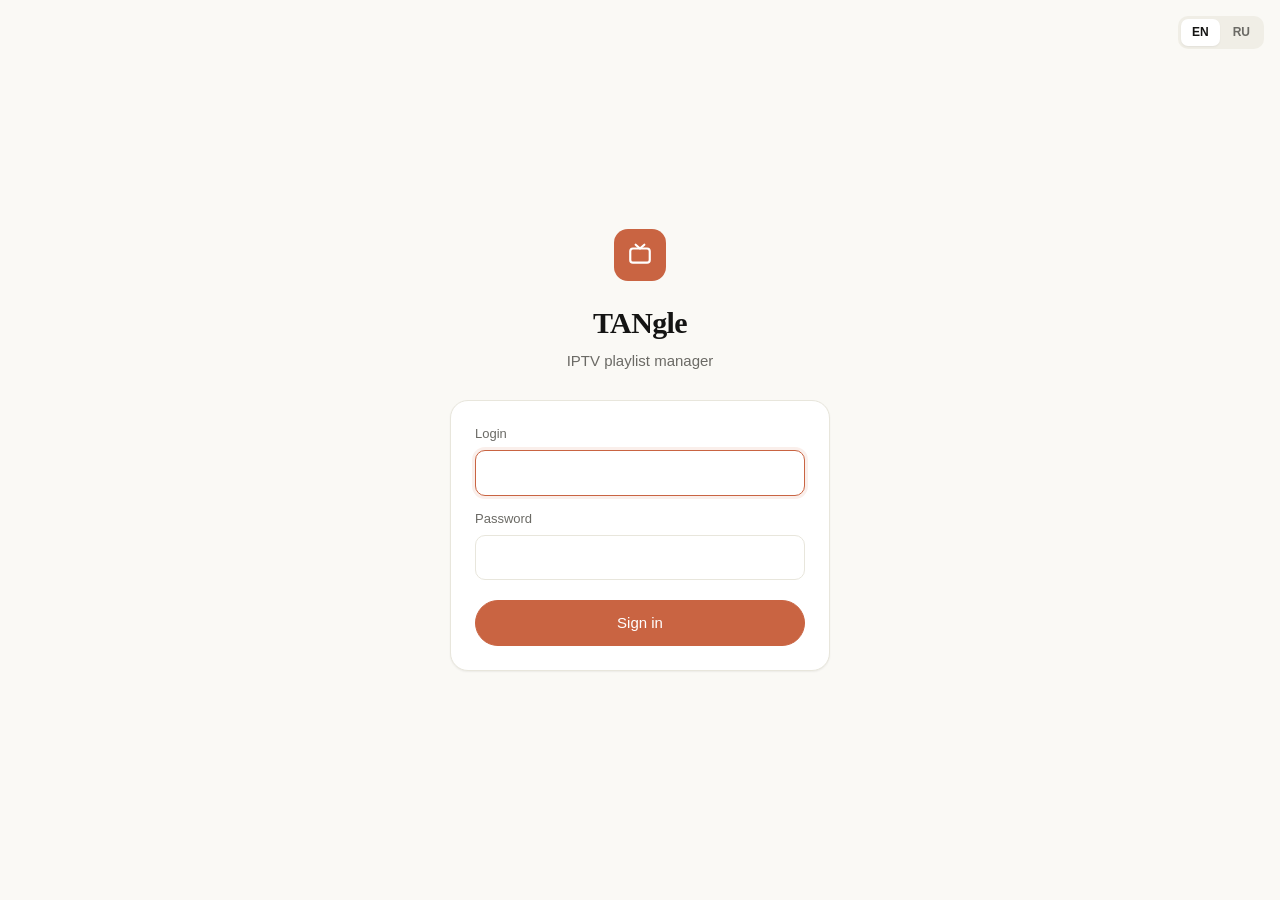
<file: static/login.html>
<!DOCTYPE html>
<html lang="ru" data-theme="auto">
<head>
    <meta charset="UTF-8">
    <meta name="viewport" content="width=device-width, initial-scale=1.0">
    <title>TANgle — Вход</title>
    <script>try{document.documentElement.setAttribute('data-theme',localStorage.getItem('theme')||'auto')}catch(e){}</script>
    <link rel="stylesheet" href="/static/theme.css">
    <style>
        body{display:flex;align-items:center;justify-content:center;padding:24px 16px}
        .login{width:380px;max-width:100%;text-align:center}
        .mark{width:52px;height:52px;border-radius:14px;background:var(--accent);color:var(--on-accent);display:grid;place-items:center;margin:0 auto 20px}
        h1{font-family:var(--font-display);font-size:30px;font-weight:600;letter-spacing:-.02em}
        .sub{color:var(--text-2);font-size:15px;margin:6px 0 28px}
        .box{background:var(--surface);border:1px solid var(--line);border-radius:var(--r-xl);padding:24px;text-align:left;box-shadow:var(--shadow-sm)}
        .form-group{margin-bottom:14px}
        .form-group label{display:block;font-size:13px;color:var(--text-2);margin-bottom:6px}
        .form-group input{width:100%;padding:11px 14px;font-size:15px}
        .btn{width:100%;padding:11px;font-size:15px;margin-top:6px}
        .error{background:var(--accent-soft);color:var(--red);padding:10px 12px;border-radius:var(--r-md);margin-bottom:14px;font-size:14px;display:none}
        .lang-switch{position:fixed;top:16px;right:16px;display:flex;gap:2px;padding:3px;background:var(--fill);border-radius:10px}
        .lang-btn{background:transparent;border:0;color:var(--text-2);padding:5px 11px;border-radius:7px;cursor:pointer;font:inherit;font-size:12px;font-weight:600}
        .lang-btn.active{background:var(--surface);color:var(--text);box-shadow:var(--shadow-sm)}
    </style>
</head>
<body>
    <div class="lang-switch">
        <button class="lang-btn" data-lang="en" onclick="setLoginLang('en')">EN</button>
        <button class="lang-btn" data-lang="ru" onclick="setLoginLang('ru')">RU</button>
    </div>
    <main class="login">
        <div class="mark"><svg width="26" height="26" viewBox="0 0 24 24" fill="none" stroke="currentColor" stroke-width="2" stroke-linecap="round" stroke-linejoin="round"><rect x="3" y="6" width="18" height="13" rx="2.5"/><path d="M8 2.5l4 3.5 4-3.5"/></svg></div>
        <h1>TANgle</h1>
        <p class="sub" id="sub">IPTV Checker</p>
        <div class="box">
            <div class="error" id="error-msg"></div>
            <form onsubmit="doLogin(event)">
                <div class="form-group">
                    <label id="lbl-login" for="login">Login</label>
                    <input type="text" id="login" autocomplete="username" required autofocus>
                </div>
                <div class="form-group">
                    <label id="lbl-password" for="password">Password</label>
                    <input type="password" id="password" autocomplete="current-password" required>
                </div>
                <button type="submit" class="btn btn-primary" id="btn-submit">Sign in</button>
            </form>
        </div>
    </main>
    <script>
    const loginTranslations = {
        ru: { login: 'Логин', password: 'Пароль', submit: 'Войти', error: 'Неверный логин или пароль', sub: 'Управление IPTV-плейлистами' },
        en: { login: 'Login', password: 'Password', submit: 'Sign in', error: 'Invalid login or password', sub: 'IPTV playlist manager' }
    };
    function setLoginLang(lang) {
        try { localStorage.setItem('lang', lang); } catch (e) {}
        const tr = loginTranslations[lang];
        document.documentElement.lang = lang;
        document.getElementById('lbl-login').textContent = tr.login;
        document.getElementById('lbl-password').textContent = tr.password;
        document.getElementById('btn-submit').textContent = tr.submit;
        document.getElementById('error-msg').textContent = tr.error;
        document.getElementById('sub').textContent = tr.sub;
        document.querySelectorAll('.lang-btn').forEach(b => b.classList.toggle('active', b.dataset.lang === lang));
    }
    let savedLang = 'en';
    try { savedLang = localStorage.getItem('lang') || 'en'; } catch (e) {}
    setLoginLang(savedLang);
    async function doLogin(e) {
        e.preventDefault();
        const err = document.getElementById('error-msg');
        const btn = document.getElementById('btn-submit');
        err.style.display = 'none';
        btn.disabled = true;
        try {
            const res = await fetch('/api/login', {
                method: 'POST',
                headers: {'Content-Type': 'application/json'},
                body: JSON.stringify({
                    login: document.getElementById('login').value,
                    password: document.getElementById('password').value
                })
            });
            if (res.ok) { window.location.href = '/'; return; }
            err.style.display = 'block';
        } finally {
            btn.disabled = false;
        }
    }
    </script>
</body>
</html>
</file>
<file: static/theme.css>
/* TANgle — общие стили и темы (index + login) */
:root{
    --font:-apple-system,BlinkMacSystemFont,"SF Pro Text","Segoe UI",Inter,Roboto,"Helvetica Neue",Arial,sans-serif;
    --font-display:var(--font);
    --font-mono:ui-monospace,"SF Mono",Menlo,Consolas,monospace;
    --r-md:10px;--r-lg:14px;--r-xl:18px;
}

/* Светлая — Apple */
:root[data-theme="light"]{
    color-scheme:light;
    --bg:#f5f5f7;--surface:#ffffff;--bar:rgba(255,255,255,.72);
    --text:#1d1d1f;--text-2:#6e6e73;--text-3:#a1a1a6;
    --line:#e5e5ea;--line-soft:#f0f0f3;--fill:#ececf0;--hover:#f7f7f9;--input:#ffffff;
    --accent:#0071e3;--accent-hover:#0077ed;--accent-soft:rgba(0,113,227,.1);--on-accent:#fff;
    --green:#1f9d55;--amber:#c27c0e;--red:#d70015;
    --scrim:rgba(0,0,0,.25);
    --shadow-sm:0 1px 2px rgba(0,0,0,.06),0 1px 1px rgba(0,0,0,.04);
    --shadow-lg:0 12px 40px rgba(0,0,0,.12),0 2px 6px rgba(0,0,0,.05);
}
/* Тёмная — Apple */
:root[data-theme="dark"]{
    color-scheme:dark;
    --bg:#000000;--surface:#1c1c1e;--bar:rgba(22,22,23,.72);
    --text:#f5f5f7;--text-2:#a1a1a6;--text-3:#6e6e73;
    --line:#2c2c2e;--line-soft:#242426;--fill:#2c2c2e;--hover:#232325;--input:#1c1c1e;
    --accent:#0a84ff;--accent-hover:#409cff;--accent-soft:rgba(10,132,255,.16);--on-accent:#fff;
    --green:#30d158;--amber:#ffb340;--red:#ff453a;
    --scrim:rgba(0,0,0,.55);
    --shadow-sm:0 1px 2px rgba(0,0,0,.5);
    --shadow-lg:0 16px 48px rgba(0,0,0,.6);
}
/* Тёплая — Claude */
:root[data-theme="warm"],:root[data-theme="auto"]{
    color-scheme:light;
    --font-display:"Iowan Old Style","Palatino Linotype",Palatino,Georgia,"Times New Roman",serif;
    --bg:#faf9f5;--surface:#ffffff;--bar:rgba(250,249,245,.8);
    --text:#141413;--text-2:#6b6a65;--text-3:#a3a19a;
    --line:#e8e6dc;--line-soft:#f0eee6;--fill:#f0eee6;--hover:#faf9f5;--input:#ffffff;
    --accent:#c96442;--accent-hover:#b85a3b;--accent-soft:rgba(201,100,66,.1);--on-accent:#fff;
    --green:#3d8b5a;--amber:#b7791f;--red:#c0392b;
    --scrim:rgba(20,20,19,.25);
    --shadow-sm:0 1px 2px rgba(20,20,19,.06);
    --shadow-lg:0 12px 40px rgba(20,20,19,.12),0 2px 6px rgba(20,20,19,.05);
}
/* Тёплая тёмная — Claude */
:root[data-theme="warm-dark"]{
    color-scheme:dark;
    --font-display:"Iowan Old Style","Palatino Linotype",Palatino,Georgia,"Times New Roman",serif;
    --bg:#262624;--surface:#30302e;--bar:rgba(38,38,36,.8);
    --text:#f5f4ef;--text-2:#b4b2a7;--text-3:#7d7b73;
    --line:#3e3e3a;--line-soft:#373734;--fill:#3a3a37;--hover:#353532;--input:#262624;
    --accent:#d97757;--accent-hover:#e0866a;--accent-soft:rgba(217,119,87,.16);--on-accent:#fff;
    --green:#6cbf84;--amber:#e0a84c;--red:#e5674f;
    --scrim:rgba(0,0,0,.5);
    --shadow-sm:0 1px 2px rgba(0,0,0,.3);
    --shadow-lg:0 16px 48px rgba(0,0,0,.45);
}
/* Nord */
:root[data-theme="nord"]{
    color-scheme:dark;
    --bg:#2e3440;--surface:#3b4252;--bar:rgba(46,52,64,.82);
    --text:#eceff4;--text-2:#b9c0cf;--text-3:#7b88a1;
    --line:#4c566a;--line-soft:#434c5e;--fill:#434c5e;--hover:#414a5b;--input:#2e3440;
    --accent:#88c0d0;--accent-hover:#8fbcbb;--accent-soft:rgba(136,192,208,.16);--on-accent:#2e3440;
    --green:#a3be8c;--amber:#ebcb8b;--red:#bf616a;
    --scrim:rgba(0,0,0,.5);
    --shadow-sm:0 1px 2px rgba(0,0,0,.25);
    --shadow-lg:0 16px 48px rgba(0,0,0,.4);
}
/* Forest */
:root[data-theme="forest"]{
    color-scheme:dark;
    --font-display:"Iowan Old Style","Palatino Linotype",Palatino,Georgia,"Times New Roman",serif;
    --bg:#1a211d;--surface:#222b26;--bar:rgba(26,33,29,.82);
    --text:#e8ede6;--text-2:#a9b5a8;--text-3:#6f7d70;
    --line:#334037;--line-soft:#2a352f;--fill:#2e3a33;--hover:#28322c;--input:#1a211d;
    --accent:#8fbf7f;--accent-hover:#a2cc93;--accent-soft:rgba(143,191,127,.15);--on-accent:#14200f;
    --green:#8fbf7f;--amber:#d9b45a;--red:#d9735f;
    --scrim:rgba(0,0,0,.5);
    --shadow-sm:0 1px 2px rgba(0,0,0,.3);
    --shadow-lg:0 16px 48px rgba(0,0,0,.45);
}
/* Авто — тёплая тема, следует системной светлой/тёмной */
@media (prefers-color-scheme:dark){
    :root[data-theme="auto"]{
        color-scheme:dark;
        --bg:#262624;--surface:#30302e;--bar:rgba(38,38,36,.8);
        --text:#f5f4ef;--text-2:#b4b2a7;--text-3:#7d7b73;
        --line:#3e3e3a;--line-soft:#373734;--fill:#3a3a37;--hover:#353532;--input:#262624;
        --accent:#d97757;--accent-hover:#e0866a;--accent-soft:rgba(217,119,87,.16);--on-accent:#fff;
        --green:#6cbf84;--amber:#e0a84c;--red:#e5674f;
        --scrim:rgba(0,0,0,.5);
        --shadow-sm:0 1px 2px rgba(0,0,0,.3);
        --shadow-lg:0 16px 48px rgba(0,0,0,.45);
    }
}

*{margin:0;padding:0;box-sizing:border-box}
html{-webkit-text-size-adjust:100%}
body{font-family:var(--font);font-size:14px;line-height:1.45;color:var(--text);background:var(--bg);min-height:100vh;-webkit-font-smoothing:antialiased;-moz-osx-font-smoothing:grayscale;overflow-x:hidden}
::selection{background:var(--accent-soft)}
a{color:var(--accent)}

/* Buttons */
.btn{display:inline-flex;align-items:center;justify-content:center;gap:6px;background:var(--surface);border:1px solid var(--line);color:var(--text);padding:8px 16px;border-radius:999px;font:inherit;font-size:14px;font-weight:500;cursor:pointer;white-space:nowrap;transition:background .15s,border-color .15s,color .15s,transform .05s}
.btn:hover{background:var(--hover)}
.btn:active{transform:scale(.98)}
.btn:disabled{opacity:.45;cursor:not-allowed;transform:none}
.btn-primary{background:var(--accent);border-color:var(--accent);color:var(--on-accent)}
.btn-primary:hover{background:var(--accent-hover);border-color:var(--accent-hover)}
.btn-secondary{background:transparent}
.btn-secondary.on{background:var(--fill)}
.btn-danger{background:transparent;color:var(--red)}
.btn-danger:hover{background:var(--accent-soft)}
.btn-small{padding:6px 13px;font-size:13px}
.icon-btn{display:inline-grid;place-items:center;min-width:34px;height:34px;padding:0 8px;background:transparent;border:0;border-radius:9px;color:var(--text-2);font:inherit;font-size:12px;font-weight:600;cursor:pointer;transition:background .15s,color .15s}
.icon-btn:hover{background:var(--fill);color:var(--text)}
.icon-btn.sm{min-width:30px;height:30px}
.icon-btn.danger:hover{color:var(--red)}

/* Inputs */
input[type=text],input[type=password],input[type=number],input[type=url],input[type=date],select{background:var(--input);border:1px solid var(--line);color:var(--text);padding:9px 12px;border-radius:var(--r-md);font:inherit;font-size:14px;outline:none;transition:border-color .15s,box-shadow .15s}
input:focus,select:focus{border-color:var(--accent);box-shadow:0 0 0 3px var(--accent-soft)}
input[readonly]{color:var(--text-2);background:var(--fill)}
select{-webkit-appearance:none;appearance:none;padding-right:32px;background-image:url("data:image/svg+xml,%3Csvg xmlns='http://www.w3.org/2000/svg' width='12' height='12' viewBox='0 0 24 24' fill='none' stroke='%23888' stroke-width='2.5' stroke-linecap='round' stroke-linejoin='round'%3E%3Cpath d='M6 9l6 6 6-6'/%3E%3C/svg%3E");background-repeat:no-repeat;background-position:right 11px center}
input[type=checkbox]{width:17px;height:17px;accent-color:var(--accent);cursor:pointer}

/* iOS-style switch */
.toggle{position:relative;width:38px;height:22px;display:inline-block;flex-shrink:0}
.toggle input{opacity:0;width:0;height:0}
.toggle .slider{position:absolute;inset:0;background:var(--fill);border-radius:999px;cursor:pointer;transition:background .2s}
.toggle .slider::before{content:'';position:absolute;width:18px;height:18px;left:2px;top:2px;background:#fff;border-radius:50%;box-shadow:0 1px 3px rgba(0,0,0,.25);transition:transform .2s}
.toggle input:checked+.slider{background:var(--green)}
.toggle input:checked+.slider::before{transform:translateX(16px)}
.toggle.auto-off{opacity:.45}
.toggle.auto-off .slider{cursor:not-allowed}

/* Toast */
.toast{position:fixed;bottom:24px;left:50%;transform:translateX(-50%);background:var(--text);color:var(--bg);border-radius:999px;padding:10px 20px;font-size:14px;font-weight:500;z-index:200;box-shadow:var(--shadow-lg);animation:toastIn .2s;max-width:calc(100vw - 32px);text-align:center}
.toast.error{background:var(--red);color:#fff}

@keyframes fade{from{opacity:0}to{opacity:1}}
@keyframes pop{from{opacity:0;transform:scale(.97) translateY(4px)}to{opacity:1;transform:none}}
@keyframes toastIn{from{opacity:0;transform:translate(-50%,8px)}to{opacity:1;transform:translate(-50%,0)}}
</file>
